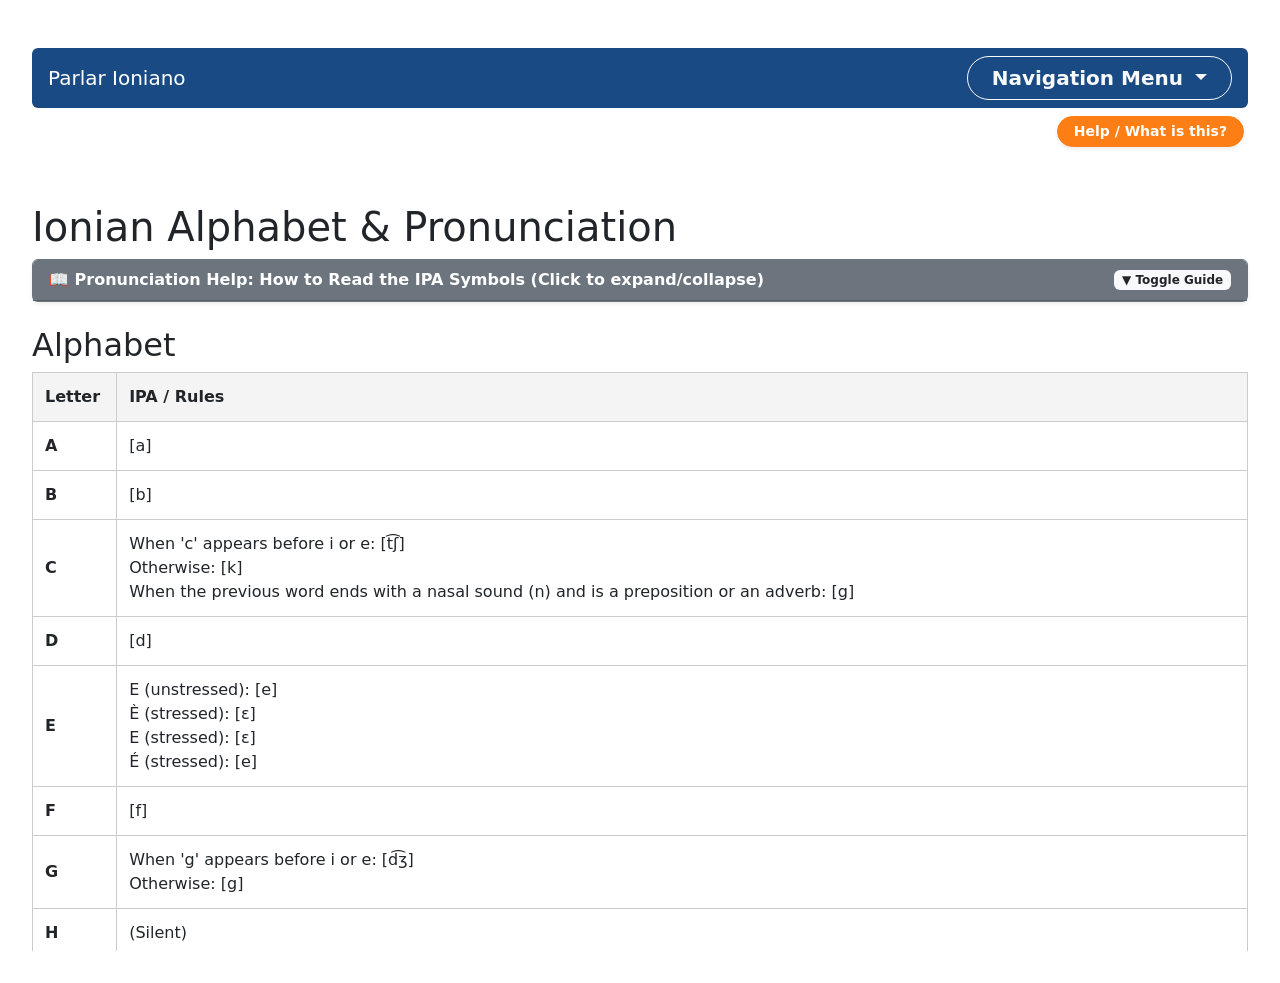
<file: index.html>
<!DOCTYPE html>
<html lang="en">
  <head>
    <meta charset="UTF-8" />
    <meta name="viewport" content="width=device-width, initial-scale=1.0" />
    <title>Parlar Ioniano</title>
    <link rel="icon" type="image/png" href="css/images/favicon.png" />
    <link
      href="https://cdn.jsdelivr.net/npm/bootstrap@5.3.3/dist/css/bootstrap.min.css"
      rel="stylesheet"
      integrity="sha384-QWTKZyjpPEjISv5WaRU9OFeRpok6YctnYmDr5pNlyT2bRjXh0JMhjY6hW+ALEwIH"
      crossorigin="anonymous"
    />
    <link rel="stylesheet" href="css/style.css" />
    <style>
      body {
        margin: 0;
        padding: 0;
        font-family: system-ui, -apple-system, "Segoe UI", Roboto, Helvetica,
          Arial, sans-serif;
        overflow-y: auto !important;
      }
      .iframe-container {
        height: calc(100vh - 120px);
        min-height: 600px;
      }
      iframe {
        width: 100%;
        height: 100%;
        border: none;
      }
      .help-btn-orange {
        background-color: #fd7e14;
        border-color: #fd7e14;
        transition: background-color 0.2s ease, transform 0.2s ease,
          box-shadow 0.3s ease;
      }
      .help-btn-orange:hover {
        background-color: #e56b0b !important;
        border-color: #e56b0b !important;
        transform: translateY(-1px);
        box-shadow: 0 0 15px rgba(253, 126, 20, 0.8) !important;
      }
    </style>
  </head>
  <body>
    <header class="mb-4 pt-3 px-3" id="page-header">
      <nav
        class="navbar navbar-expand-lg navbar-dark rounded px-3"
        style="background-color: #1a4a84 !important"
      >
        <a class="navbar-brand" href="index.html">Parlar Ioniano</a>

        <div class="dropdown ms-auto">
          <button
            class="btn btn-outline-light dropdown-toggle fw-bold fs-5 px-4 py-1.5 rounded-pill"
            type="button"
            id="ionianoNavDropdown"
            data-bs-toggle="dropdown"
            aria-expanded="false"
          >
            Navigation Menu
          </button>
          <ul
            class="dropdown-menu dropdown-menu-end shadow-sm"
            aria-labelledby="ionianoNavDropdown"
          >
            <li>
              <a
                class="dropdown-item"
                href="alphabet.html"
                target="content-frame"
                >Alphabet & Pronunciation</a
              >
            </li>
            <li>
              <a
                class="dropdown-item"
                href="grammar.html"
                target="content-frame"
                >Pronouns & Grammar</a
              >
            </li>
            <li>
              <a
                class="dropdown-item"
                href="numbers.html"
                target="content-frame"
                >Numbers Converter</a
              >
            </li>
            <li>
              <a class="dropdown-item" href="vocab.html" target="content-frame"
                >Basic vocabulary &amp; Dialogues (Chapter 1 - Café)</a
              >
            </li>
          </ul>
        </div>
      </nav>

      <div class="d-flex justify-content-end mt-2 px-1">
        <button
          type="button"
          class="btn help-btn-orange text-white fw-bold btn-sm px-3 rounded-pill shadow-sm"
          data-bs-toggle="modal"
          data-bs-target="#ionianoHelpModal"
        >
          Help / What is this?
        </button>
      </div>
    </header>

    <div class="iframe-container">
      <iframe
        src="alphabet.html"
        name="content-frame"
        title="Parlar Ioniano Content"
      ></iframe>
    </div>

    <div
      class="modal fade text-dark"
      id="ionianoHelpModal"
      tabindex="-1"
      aria-hidden="true"
    >
      <div class="modal-dialog modal-dialog-centered">
        <div class="modal-content">
          <div
            class="modal-header"
            style="background-color: #1a4a84; color: white"
          >
            <h5 class="modal-title">What is Parlar Ioniano?</h5>
            <button
              type="button"
              class="btn-close btn-close-white"
              data-bs-dismiss="modal"
              aria-label="Close"
            ></button>
          </div>
          <div class="modal-body p-4">
            <p>
              <strong>Parlar Ioniano - To speak Ionian</strong> is the native
              documentation portal for <strong>Ionian (Lingua ioniana)</strong>,
              a detailed constructed romance language featuring three
              grammatical genders (Masculine, Feminine, Neuter) and
              comprehensive phonetic and grammatical paradigms. <br /><br />
              Lingua ioniana is a constructed language that has been developed
              independently from Latin, but since it is a romance language, it
              has many similarities to Latin and other romance languages.
              <br /><br />
              It is a language that has been developed for the purpose of
              communication and expression, and it has its own unique grammar,
              vocabulary, and pronunciation rules.
            </p>
            <p class="mb-0 text-muted small">
              Use the top navigation menu to explore alphabet rules,
              pronunciation guides, pronouns, and structural grammar matrices.
            </p>
          </div>
          <div class="modal-footer">
            <button
              type="button"
              class="btn btn-secondary btn-sm"
              data-bs-dismiss="modal"
            >
              Close
            </button>
          </div>
        </div>
      </div>
    </div>

    <script src="https://cdn.jsdelivr.net/npm/bootstrap@5.3.3/dist/js/bootstrap.bundle.min.js"></script>
  </body>
</html>
</file>
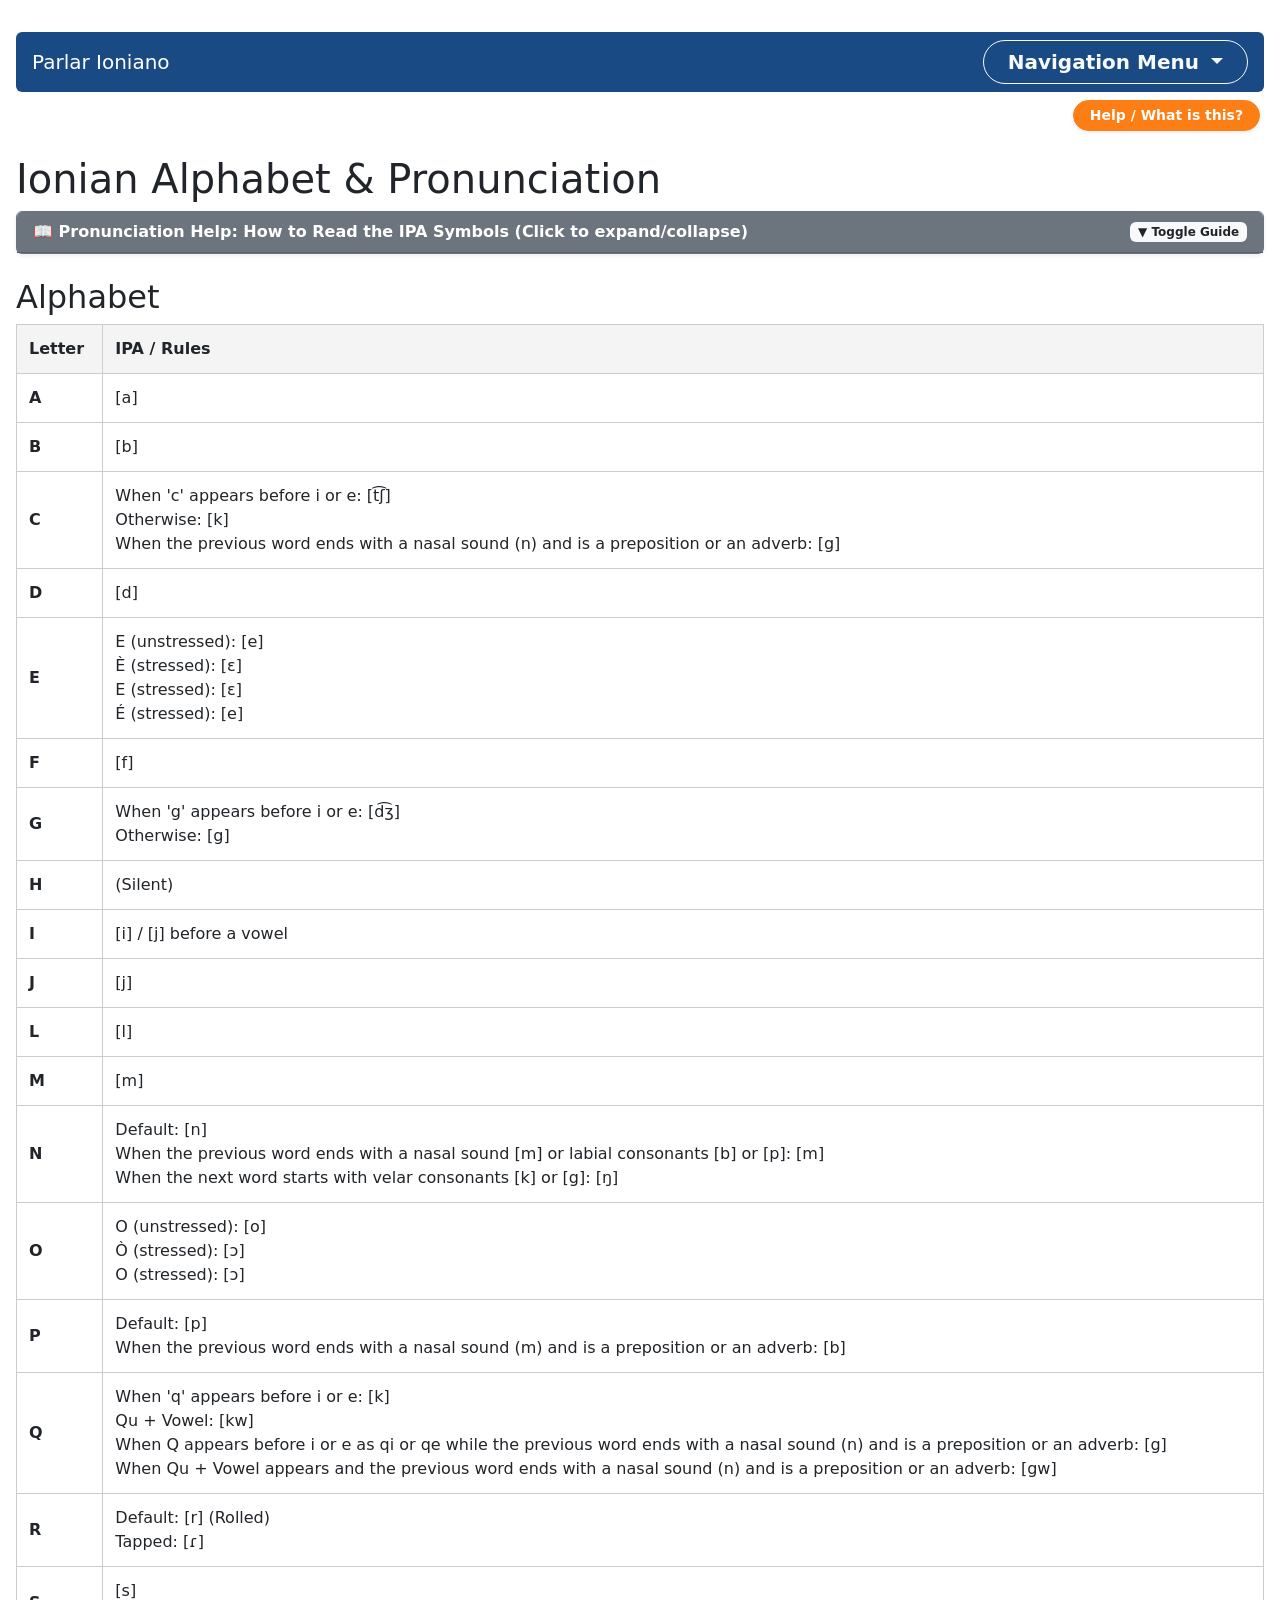
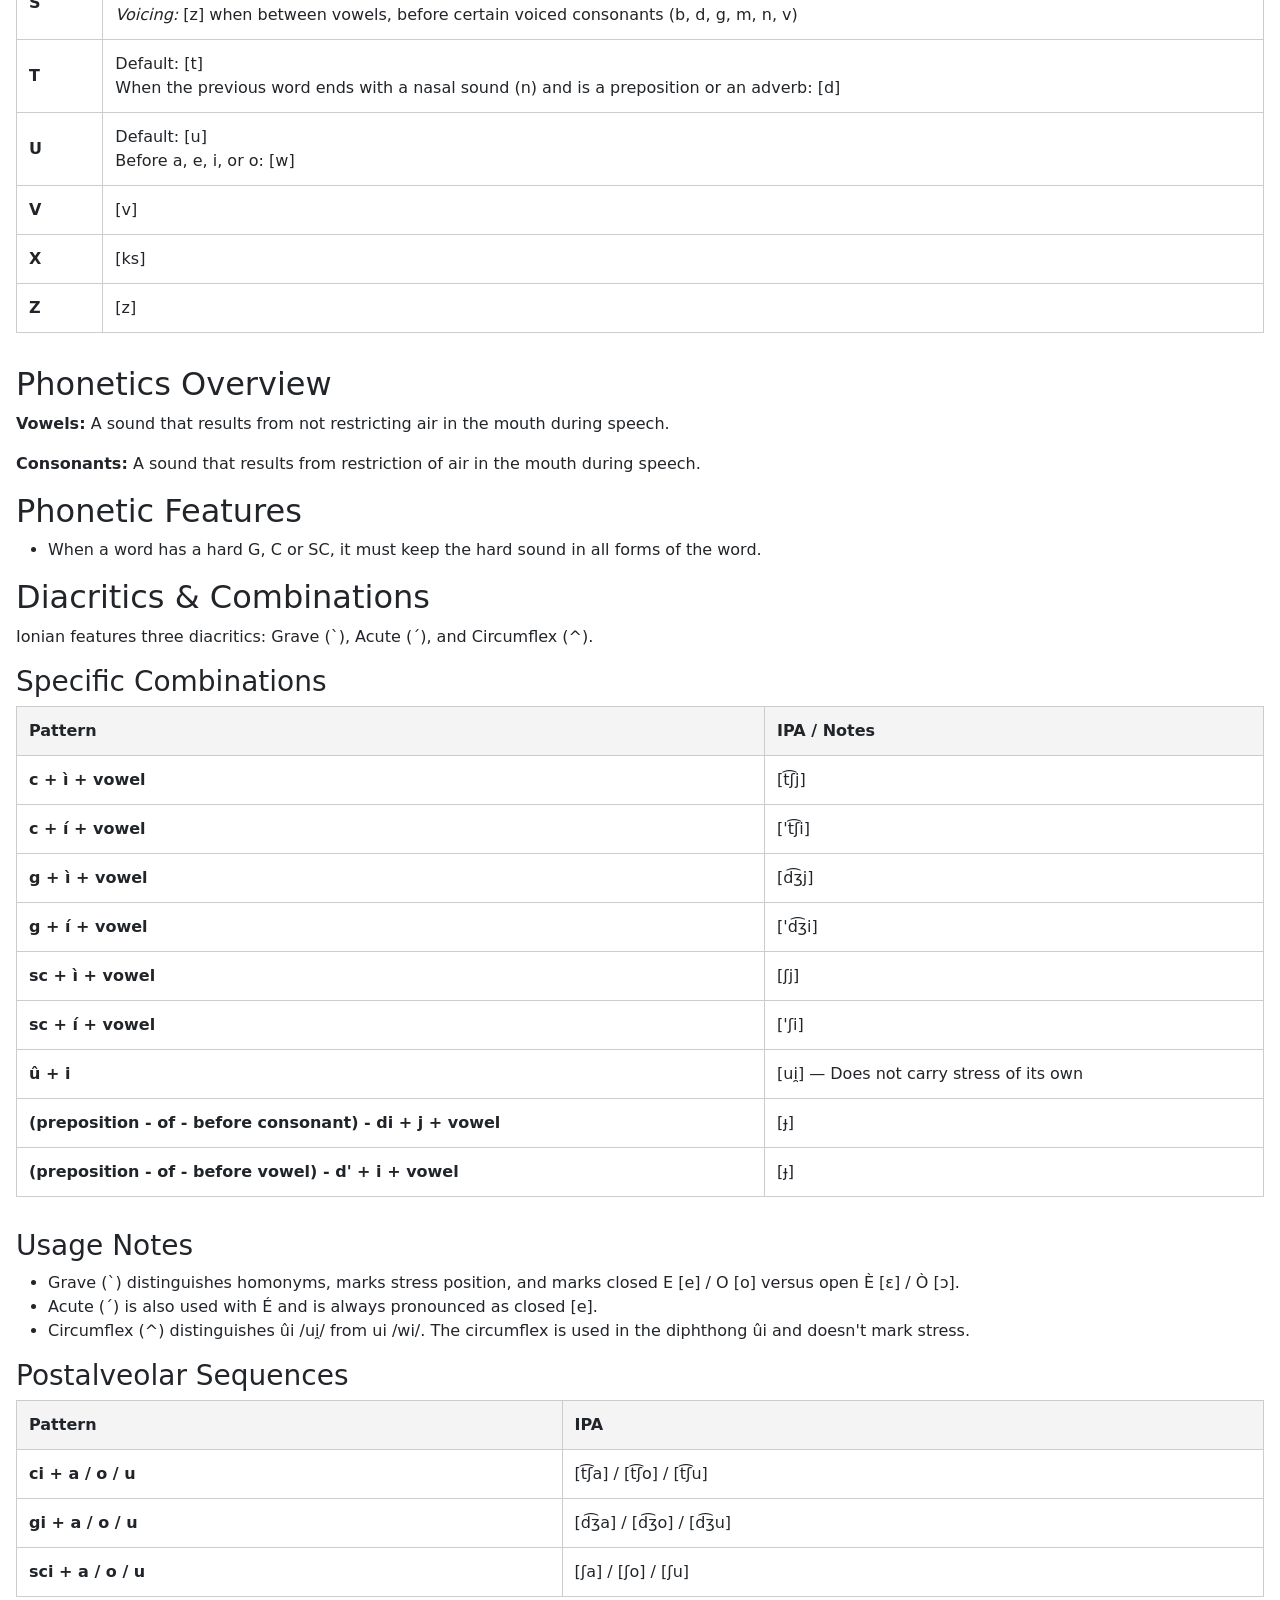
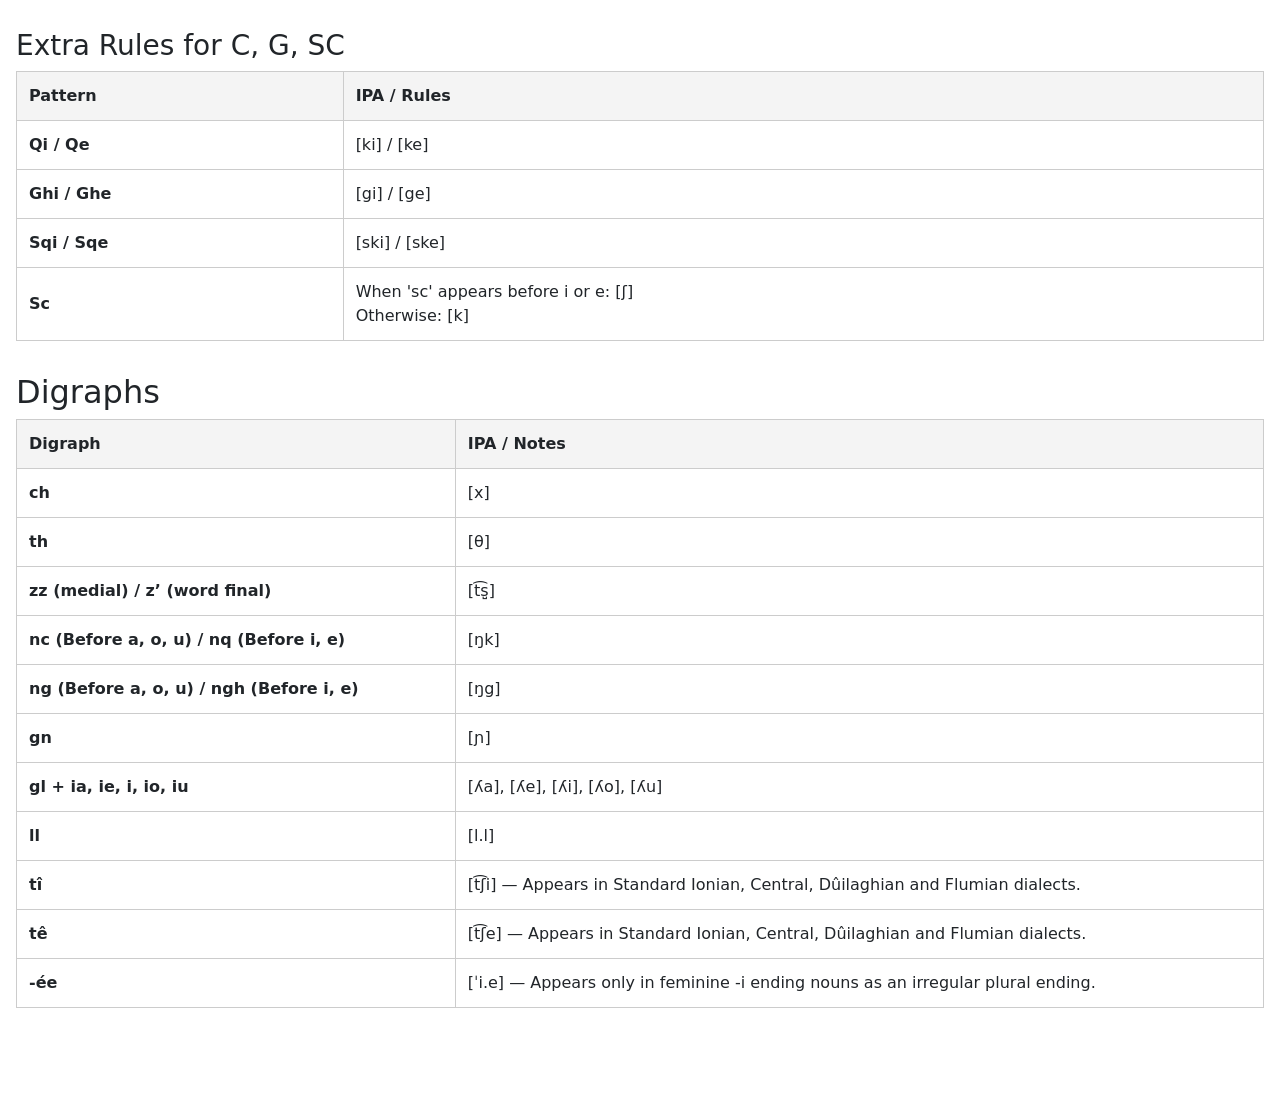
<file: alphabet.html>
<!DOCTYPE html>
<html lang="en">
  <head>
    <meta charset="UTF-8" />
    <meta name="viewport" content="width=device-width, initial-scale=1.0" />
    <title>Alphabet & Pronunciation – Parlar Ioniano</title>
    <!-- Pinned Bootstrap CSS CDN with Integrity Hash -->
    <link
      href="https://cdn.jsdelivr.net/npm/bootstrap@5.3.3/dist/css/bootstrap.min.css"
      rel="stylesheet"
      integrity="sha384-QWTKZyjpPEjISv5WaRU9OFeRpok6YctnYmDr5pNlyT2bRjXh0JMhjY6hW+ALEwIH"
      crossorigin="anonymous"
    />
    <link rel="stylesheet" href="css/style.css" />
    <style>
      body {
        font-family: system-ui, -apple-system, "Segoe UI", Roboto, Helvetica,
          Arial, sans-serif;
        line-height: 1.5;
        max-width: 900px;
        margin: 2rem auto;
        padding: 0 1rem 4rem 1rem;
      }
      table {
        width: 100%;
        border-collapse: collapse;
        margin-bottom: 2rem;
      }
      th,
      td {
        border: 1px solid #ccc;
        padding: 0.75rem;
        text-align: left;
      }
      th {
        background-color: #f4f4f4;
      }
      td {
        font-family: "Lucida Sans Unicode", "DejaVu Sans", Arial, sans-serif;
      }
      .help-btn-orange {
        background-color: #fd7e14;
        border-color: #fd7e14;
        transition: background-color 0.2s ease, transform 0.2s ease,
          box-shadow 0.3s ease;
      }
      .help-btn-orange:hover {
        background-color: #e56b0b !important;
        border-color: #e56b0b !important;
        transform: translateY(-1px);
        box-shadow: 0 0 15px rgba(253, 126, 20, 0.8) !important;
      }
    </style>
  </head>
  <body>
    <!-- Navigation header with Dropdown Menu -->
    <header class="mb-4" id="page-header">
      <nav
        class="navbar navbar-expand-lg navbar-dark rounded px-3"
        style="background-color: #1a4a84 !important"
      >
        <a class="navbar-brand" href="index.html" target="_top"
          >Parlar Ioniano</a
        >

        <!-- Dropdown Menu -->
        <div class="dropdown ms-auto">
          <button
            class="btn btn-outline-light dropdown-toggle fw-bold fs-5 px-4 py-1.5 rounded-pill"
            type="button"
            id="ionianoNavDropdown"
            data-bs-toggle="dropdown"
            aria-expanded="false"
          >
            Navigation Menu
          </button>
          <ul
            class="dropdown-menu dropdown-menu-end shadow-sm"
            aria-labelledby="ionianoNavDropdown"
          >
            <li>
              <a class="dropdown-item" href="alphabet.html"
                >Alphabet & Pronunciation</a
              >
            </li>
            <li>
              <a class="dropdown-item" href="grammar.html"
                >Pronouns & Grammar</a
              >
            </li>
            <li>
              <a class="dropdown-item" href="numbers.html">Numbers Converter</a>
            </li>
            <li>
              <a class="dropdown-item" href="tests/tests.html">Test Suite</a>
            </li>
          </ul>
        </div>
      </nav>

      <!-- Help / What is this? Button Positioned Directly Below the Blue Bar -->
      <div class="d-flex justify-content-end mt-2 px-1">
        <button
          type="button"
          class="btn help-btn-orange text-white fw-bold btn-sm px-3 rounded-pill shadow-sm"
          data-bs-toggle="modal"
          data-bs-target="#ionianoHelpModal"
        >
          Help / What is this?
        </button>
      </div>
    </header>

    <main class="mb-5 pb-4">
      <div id="alphabet-container"></div>
    </main>

    <!-- What is Parlar Ioniano? Modal -->
    <div
      class="modal fade text-dark"
      id="ionianoHelpModal"
      tabindex="-1"
      aria-labelledby="ionianoHelpModalLabel"
      aria-hidden="true"
    >
      <div class="modal-dialog modal-dialog-centered">
        <div class="modal-content">
          <div
            class="modal-header"
            style="background-color: #1a4a84; color: white"
          >
            <h5 class="modal-title" id="ionianoHelpModalLabel">
              What is Parlar Ioniano?
            </h5>
            <button
              type="button"
              class="btn-close btn-close-white"
              data-bs-dismiss="modal"
              aria-label="Close"
            ></button>
          </div>
          <div class="modal-body p-4">
            <p>
              <strong>Parlar Ioniano - To speak Ionian</strong> is the native
              documentation portal for <strong>Ionian (Lingua ioniana)</strong>,
              a detailed constructed romance language featuring three
              grammatical genders (Masculine, Feminine, Neuter) and
              comprehensive phonetic and grammatical paradigms. <br /><br />
              Lingua ioniana is a constructed language that has been developed
              independently from Latin, but since it is a romance language, it
              has many similarities to Latin and other romance languages.
              <br /><br />
              It is a language that has been developed for the purpose of
              communication and expression, and it has its own unique grammar,
              vocabulary, and pronunciation rules.
            </p>
            <p class="mb-0 text-muted small">
              Use the top navigation menu to explore alphabet rules,
              pronunciation guides, pronouns, and structural grammar matrices.
            </p>
          </div>
          <div class="modal-footer">
            <button
              type="button"
              class="btn btn-secondary btn-sm"
              data-bs-dismiss="modal"
            >
              Close
            </button>
          </div>
        </div>
      </div>
    </div>

    <script>
      if (window.self !== window.top) {
        const header = document.getElementById("page-header");
        if (header) {
          header.style.display = "none";
        }
      }
    </script>

    <script type="module">
      import { renderAlphabetPage } from "./js/data.js";
      renderAlphabetPage("alphabet-container", "data-json/data/letters.json");
    </script>
    <script
      src="https://cdn.jsdelivr.net/npm/bootstrap@5.3.3/dist/js/bootstrap.bundle.min.js"
      integrity="sha384-YvpcrYf0tY3lHB60NNkmXc5s9fDVZLESaAA55NDzOxhy9GkcIdslK1eN7N6jIeHz"
      crossorigin="anonymous"
    ></script>
  </body>
</html>
</file>
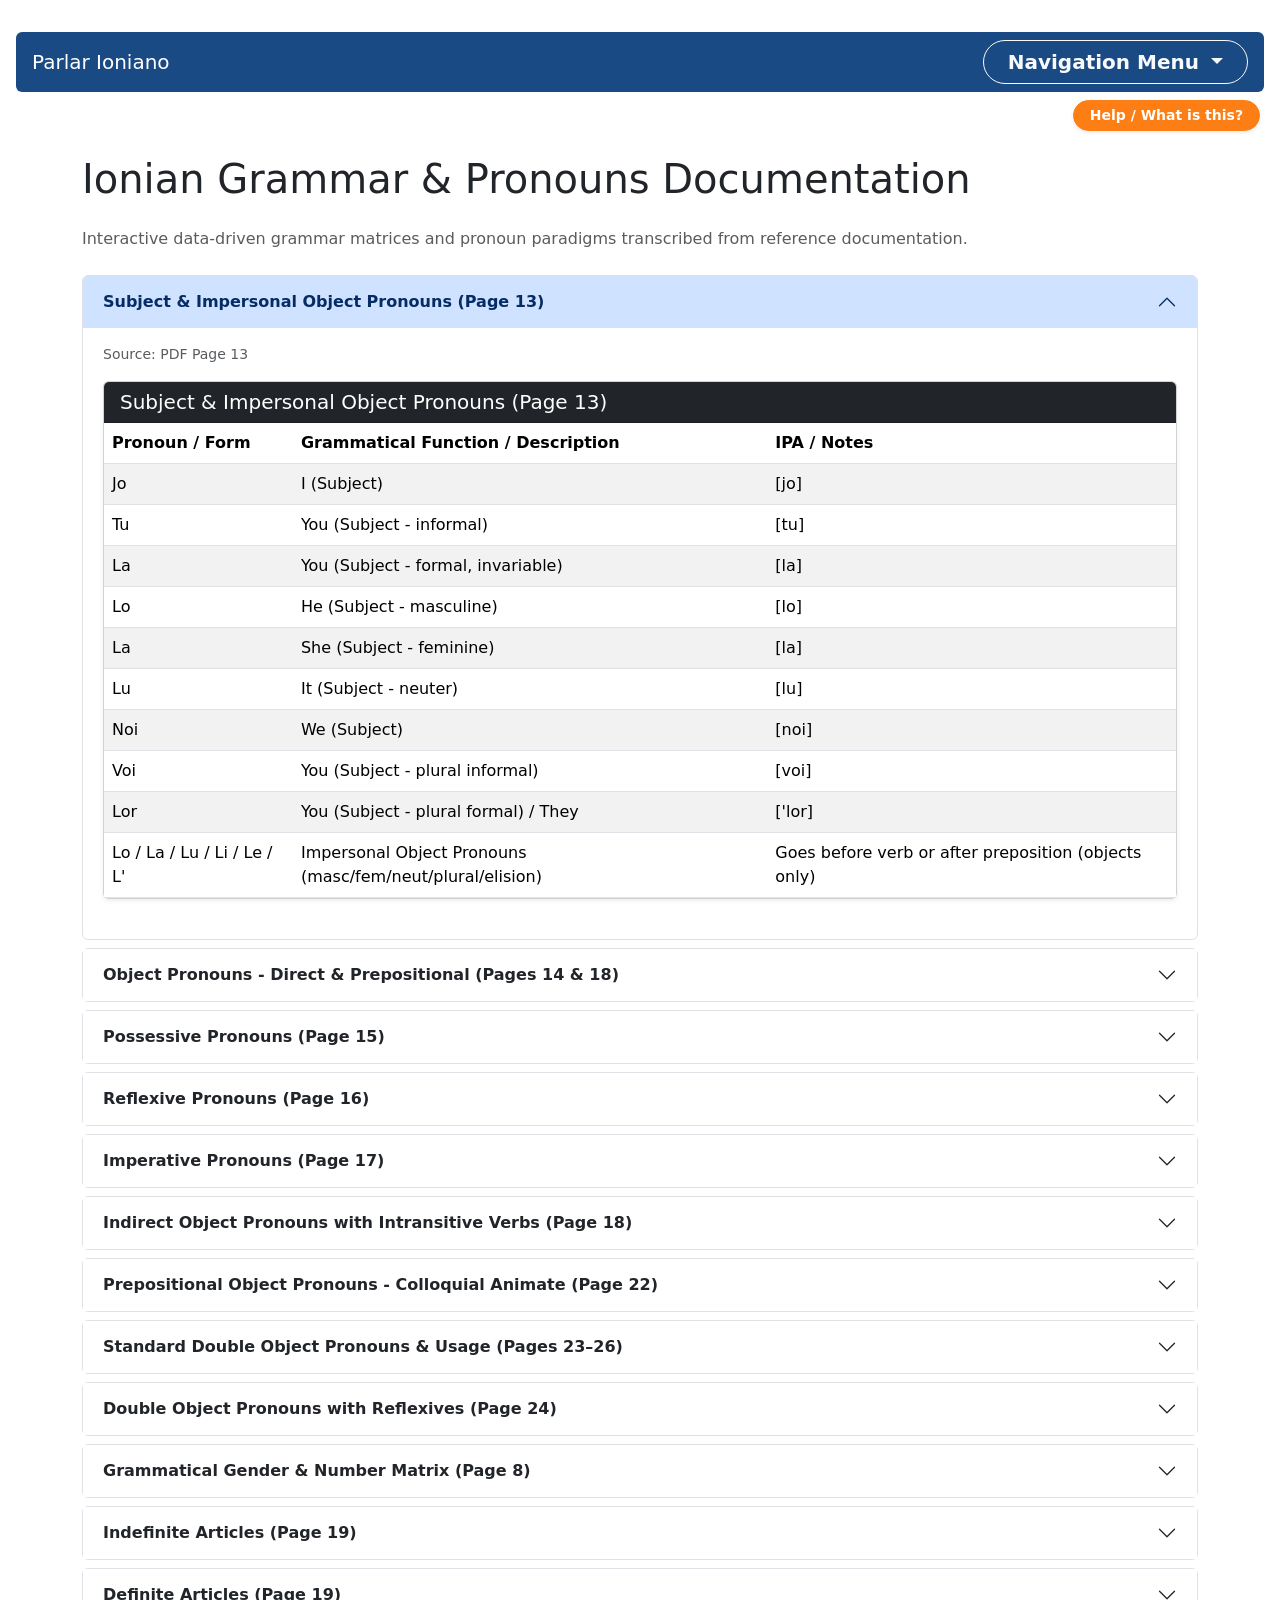
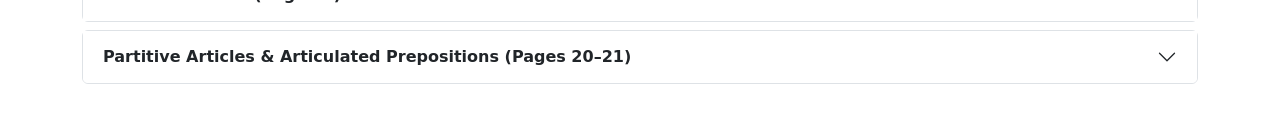
<file: grammar.html>
<!DOCTYPE html>
<html lang="en">
  <head>
    <meta charset="UTF-8" />
    <meta name="viewport" content="width=device-width, initial-scale=1.0" />
    <title>Pronouns & Grammar – Parlar Ioniano</title>
    <!-- Pinned Bootstrap CSS CDN with Integrity Hash -->
    <link
      href="https://cdn.jsdelivr.net/npm/bootstrap@5.3.3/dist/css/bootstrap.min.css"
      rel="stylesheet"
      integrity="sha384-QWTKZyjpPEjISv5WaRU9OFeRpok6YctnYmDr5pNlyT2bRjXh0JMhjY6hW+ALEwIH"
      crossorigin="anonymous"
    />
    <link rel="stylesheet" href="css/style.css" />
    <style>
      body {
        font-family: system-ui, -apple-system, "Segoe UI", Roboto, Helvetica,
          Arial, sans-serif;
        line-height: 1.5;
        max-width: 1200px;
        margin: 2rem auto;
        padding: 0 1rem;
      }
      td {
        font-family: "Lucida Sans Unicode", "DejaVu Sans", Arial, sans-serif;
      }
      .help-btn-orange {
        background-color: #fd7e14;
        border-color: #fd7e14;
        transition: background-color 0.2s ease, transform 0.2s ease,
          box-shadow 0.3s ease;
      }
      .help-btn-orange:hover {
        background-color: #e56b0b !important;
        border-color: #e56b0b !important;
        transform: translateY(-1px);
        box-shadow: 0 0 15px rgba(253, 126, 20, 0.8) !important;
      }
    </style>
  </head>
  <body>
    <!-- Consistent Shared Navigation Shell with Dropdown Menu -->
    <header class="mb-4" id="page-header">
      <nav
        class="navbar navbar-expand-lg navbar-dark rounded px-3"
        style="background-color: #1a4a84 !important"
      >
        <a class="navbar-brand" href="index.html" target="_top"
          >Parlar Ioniano</a
        >

        <!-- Dropdown Menu -->
        <div class="dropdown ms-auto">
          <button
            class="btn btn-outline-light dropdown-toggle fw-bold fs-5 px-4 py-1.5 rounded-pill"
            type="button"
            id="ionianoNavDropdown"
            data-bs-toggle="dropdown"
            aria-expanded="false"
          >
            Navigation Menu
          </button>
          <ul
            class="dropdown-menu dropdown-menu-end shadow-sm"
            aria-labelledby="ionianoNavDropdown"
          >
            <li>
              <a class="dropdown-item" href="alphabet.html"
                >Alphabet & Pronunciation</a
              >
            </li>
            <li>
              <a class="dropdown-item" href="grammar.html"
                >Pronouns & Grammar</a
              >
            </li>
            <li>
              <a class="dropdown-item" href="numbers.html">Numbers Converter</a>
            </li>
            <li>
              <a class="dropdown-item" href="tests/tests.html">Test Suite</a>
            </li>
          </ul>
        </div>
      </nav>

      <!-- Help / What is this? Button Positioned Directly Below the Blue Bar -->
      <div class="d-flex justify-content-end mt-2 px-1">
        <button
          type="button"
          class="btn help-btn-orange text-white fw-bold btn-sm px-3 rounded-pill shadow-sm"
          data-bs-toggle="modal"
          data-bs-target="#ionianoHelpModal"
        >
          Help / What is this?
        </button>
      </div>
    </header>

    <main class="container my-4 mb-5">
      <h1 class="mb-4">Ionian Grammar & Pronouns Documentation</h1>
      <p class="text-muted mb-4">
        Interactive data-driven grammar matrices and pronoun paradigms
        transcribed from reference documentation.
      </p>

      <div id="loading-state" class="text-center py-5">
        <div class="spinner-border text-primary" role="status">
          <span class="visually-hidden">Loading grammar data...</span>
        </div>
      </div>

      <div id="error-state" class="alert alert-danger d-none" role="alert">
        <h4 class="alert-heading">Failed to load grammar data</h4>
        <p id="error-message"></p>
      </div>

      <div id="grammar-content" class="d-none">
        <div class="accordion" id="grammarAccordion"></div>
      </div>
    </main>

    <!-- What is Parlar Ioniano? Modal -->
    <div
      class="modal fade text-dark"
      id="ionianoHelpModal"
      tabindex="-1"
      aria-labelledby="ionianoHelpModalLabel"
      aria-hidden="true"
    >
      <div class="modal-dialog modal-dialog-centered">
        <div class="modal-content">
          <div
            class="modal-header"
            style="background-color: #1a4a84; color: white"
          >
            <h5 class="modal-title" id="ionianoHelpModalLabel">
              What is Parlar Ioniano?
            </h5>
            <button
              type="button"
              class="btn-close btn-close-white"
              data-bs-dismiss="modal"
              aria-label="Close"
            ></button>
          </div>
          <div class="modal-body p-4">
            <p>
              <strong>Parlar Ioniano - To speak Ionian</strong> is the native
              documentation portal for <strong>Ionian (Lingua ioniana)</strong>,
              a detailed constructed romance language featuring three
              grammatical genders (Masculine, Feminine, Neuter) and
              comprehensive phonetic and grammatical paradigms. <br /><br />
              Lingua ioniana is a constructed language that has been developed
              independently from Latin, but since it is a romance language, it
              has many similarities to Latin and other romance languages.
              <br /><br />
              It is a language that has been developed for the purpose of
              communication and expression, and it has its own unique grammar,
              vocabulary, and pronunciation rules.
            </p>
            <p class="mb-0 text-muted small">
              Use the top navigation menu to explore alphabet rules,
              pronunciation guides, pronouns, and structural grammar matrices.
            </p>
          </div>
          <div class="modal-footer">
            <button
              type="button"
              class="btn btn-secondary btn-sm"
              data-bs-dismiss="modal"
            >
              Close
            </button>
          </div>
        </div>
      </div>
    </div>

    <script>
      if (window.self !== window.top) {
        const header = document.getElementById("page-header");
        if (header) {
          header.style.display = "none";
        }
      }
    </script>

    <script
      src="https://cdn.jsdelivr.net/npm/bootstrap@5.3.3/dist/js/bootstrap.bundle.min.js"
      integrity="sha384-YvpcrYf0tY3lHB60NNkmXc5s9fDVZLESaAA55NDzOxhy9GkcIdslK1eN7N6jIeHz"
      crossorigin="anonymous"
    ></script>

    <script type="module">
      import { renderTable } from "./js/render.js";

      async function loadGrammar() {
        const loadingEl = document.getElementById("loading-state");
        const errorEl = document.getElementById("error-state");
        const contentEl = document.getElementById("grammar-content");
        const accordionContainer = document.getElementById("grammarAccordion");

        try {
          const response = await fetch("data-json/data/grammar.json");
          if (!response.ok)
            throw new Error(`HTTP error! status: ${response.status}`);
          const data = await response.json();
          const grammarSets = data.pronouns;

          accordionContainer.innerHTML = "";
          grammarSets.forEach((set, index) => {
            const isFirst = index === 0;
            const itemId = `collapse-${set.id}`;
            const headerId = `heading-${set.id}`;

            const accordionItem = document.createElement("div");
            accordionItem.className = "accordion-item mb-2 border rounded";

            accordionItem.innerHTML = `
              <h2 class="accordion-header" id="${headerId}">
                <button class="accordion-button ${
                  isFirst ? "" : "collapsed"
                }" type="button" data-bs-toggle="collapse" data-bs-target="#${itemId}" aria-expanded="${
              isFirst ? "true" : "false"
            }" aria-controls="${itemId}">
                  <strong>${set.title}</strong>
                </button>
              </h2>
            `;

            const bodyDiv = document.createElement("div");
            bodyDiv.id = itemId;
            bodyDiv.className = `accordion-collapse collapse ${
              isFirst ? "show" : ""
            }`;
            bodyDiv.dataset.bsParent = "#grammarAccordion";

            const bodyContent = document.createElement("div");
            bodyContent.className = "accordion-body";

            if (set.note) {
              const pIntro = document.createElement("p");
              pIntro.className = "text-muted small mb-3";
              pIntro.innerHTML = set.note;
              bodyContent.appendChild(pIntro);
            }

            const tableElement = renderTable({
              title: set.title,
              columns: set.columns,
              rows: set.rows,
              note: "",
            });

            bodyContent.appendChild(tableElement);
            bodyDiv.appendChild(bodyContent);
            accordionItem.appendChild(bodyDiv);
            accordionContainer.appendChild(accordionItem);
          });

          loadingEl.classList.add("d-none");
          contentEl.classList.remove("d-none");
        } catch (err) {
          loadingEl.classList.add("d-none");
          document.getElementById(
            "error-message"
          ).textContent = `Error details: ${err.message}.`;
          errorEl.classList.remove("d-none");
        }
      }

      loadGrammar();
    </script>
  </body>
</html>
</file>
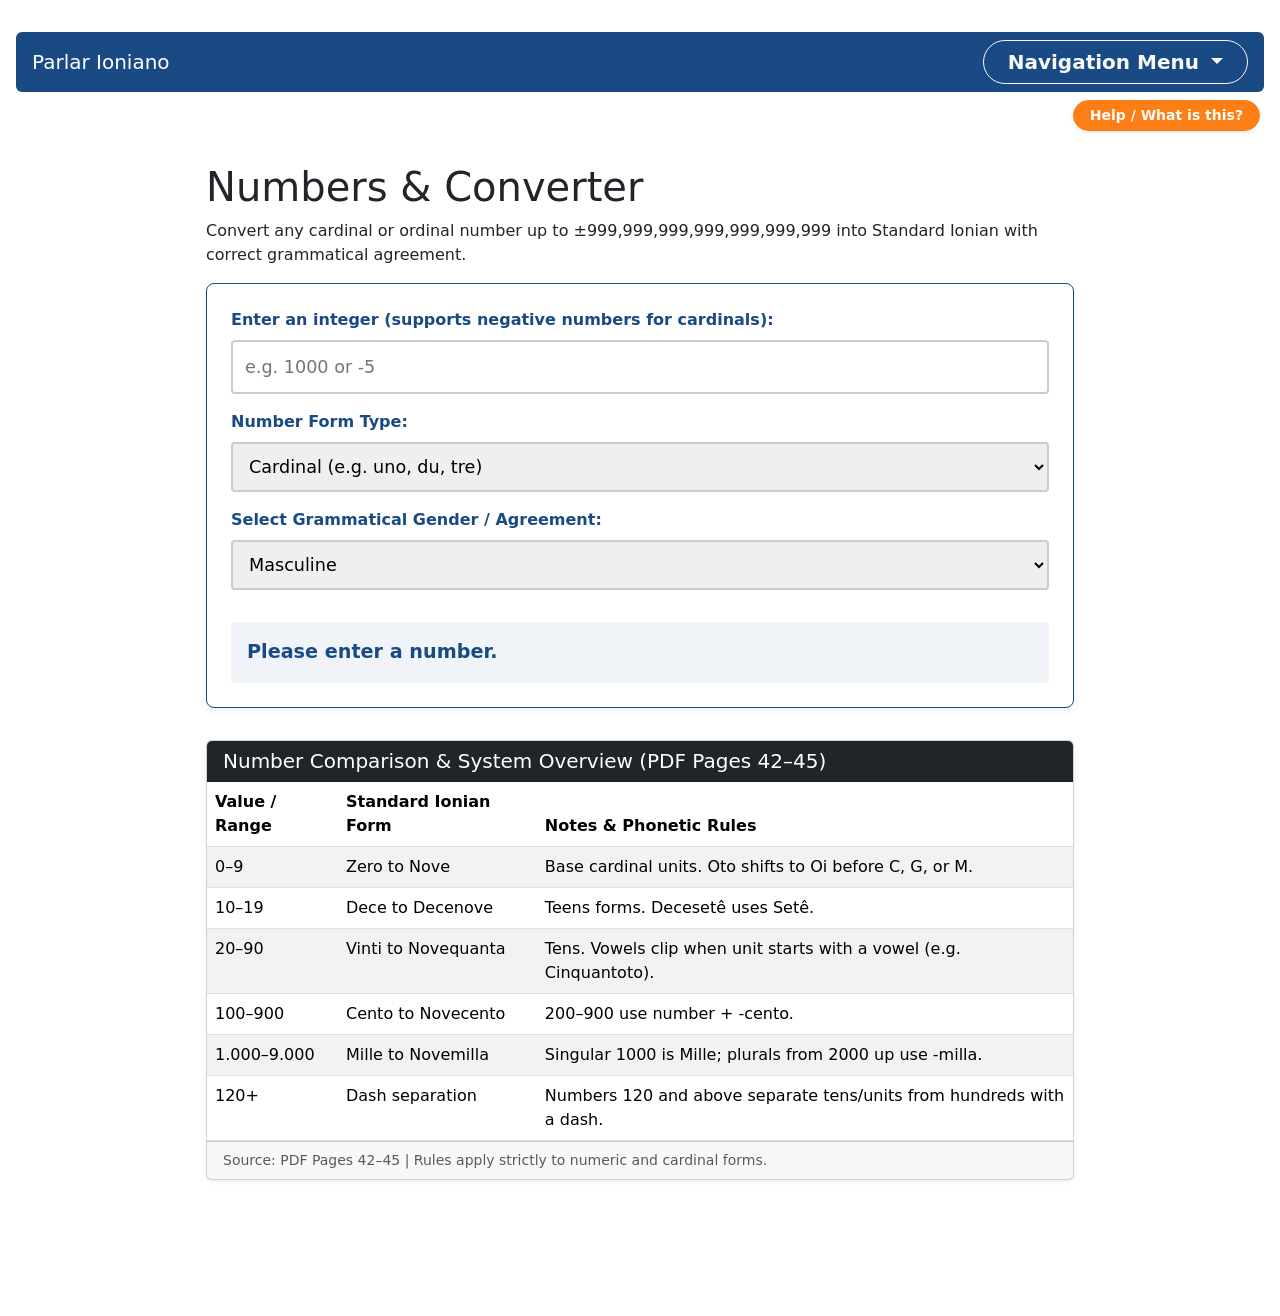
<file: numbers.html>
<!DOCTYPE html>
<html lang="en">
  <head>
    <meta charset="UTF-8" />
    <meta name="viewport" content="width=device-width, initial-scale=1.0" />
    <title>Numbers & Comparison – Parlar Ioniano</title>
    <!-- Pinned Bootstrap CSS CDN with Integrity Hash -->
    <link
      href="https://cdn.jsdelivr.net/npm/bootstrap@5.3.3/dist/css/bootstrap.min.css"
      rel="stylesheet"
      integrity="sha384-QWTKZyjpPEjISv5WaRU9OFeRpok6YctnYmDr5pNlyT2bRjXh0JMhjY6hW+ALEwIH"
      crossorigin="anonymous"
    />
    <link rel="stylesheet" href="css/style.css" />
    <style>
      .numbers-wrapper {
        max-width: 900px;
        margin: 2rem auto;
        padding: 0 1rem 5rem 1rem;
      }
      .custom-card {
        background: #ffffff;
        border: 1px solid #1a4a84;
        border-radius: 8px;
        padding: 1.5rem;
        margin-bottom: 2rem;
        box-shadow: 0 4px 6px rgba(0, 0, 0, 0.05);
      }
      .custom-label {
        display: block;
        font-weight: bold;
        color: #1a4a84;
        margin-bottom: 0.5rem;
      }
      .custom-input,
      .custom-select {
        width: 100%;
        padding: 0.75rem;
        font-size: 1.1rem;
        border: 2px solid #ccc;
        border-radius: 4px;
        box-sizing: border-box;
        margin-bottom: 1rem;
      }
      .custom-input:focus,
      .custom-select:focus {
        border-color: #1a4a84;
        outline: none;
      }
      .custom-result {
        margin-top: 1rem;
        padding: 1rem;
        border-radius: 4px;
        background-color: #f0f4f8;
        font-size: 1.2rem;
        font-weight: bold;
        color: #1a4a84;
        min-height: 1.5rem;
      }
      .custom-result.error {
        background-color: #f8d7da;
        color: #721c24;
        border: 1px solid #f5c6cb;
      }
      .help-btn-orange {
        background-color: #fd7e14;
        border-color: #fd7e14;
        transition: background-color 0.2s ease, transform 0.2s ease,
          box-shadow 0.3s ease;
      }
      .help-btn-orange:hover {
        background-color: #e56b0b !important;
        border-color: #e56b0b !important;
        transform: translateY(-1px);
        box-shadow: 0 0 15px rgba(253, 126, 20, 0.8) !important;
      }
    </style>
  </head>
  <body>
    <!-- Consistent Shared Navigation Shell with Dropdown Menu -->
    <header class="mb-4" id="page-header">
      <nav
        class="navbar navbar-expand-lg navbar-dark rounded px-3"
        style="background-color: #1a4a84 !important"
      >
        <a class="navbar-brand" href="index.html" target="_top"
          >Parlar Ioniano</a
        >

        <!-- Dropdown Menu -->
        <div class="dropdown ms-auto">
          <button
            class="btn btn-outline-light dropdown-toggle fw-bold fs-5 px-4 py-1.5 rounded-pill"
            type="button"
            id="ionianoNavDropdown"
            data-bs-toggle="dropdown"
            aria-expanded="false"
          >
            Navigation Menu
          </button>
          <ul
            class="dropdown-menu dropdown-menu-end shadow-sm"
            aria-labelledby="ionianoNavDropdown"
          >
            <li>
              <a class="dropdown-item" href="alphabet.html"
                >Alphabet & Pronunciation</a
              >
            </li>
            <li>
              <a class="dropdown-item" href="grammar.html"
                >Pronouns & Grammar</a
              >
            </li>
            <li>
              <a class="dropdown-item" href="numbers.html">Numbers Converter</a>
            </li>
            <li>
              <a class="dropdown-item" href="tests/tests.html">Test Suite</a>
            </li>
          </ul>
        </div>
      </nav>

      <!-- Help / What is this? Button Positioned Directly Below the Blue Bar -->
      <div class="d-flex justify-content-end mt-2 px-1">
        <button
          type="button"
          class="btn help-btn-orange text-white fw-bold btn-sm px-3 rounded-pill shadow-sm"
          data-bs-toggle="modal"
          data-bs-target="#ionianoHelpModal"
        >
          Help / What is this?
        </button>
      </div>
    </header>

    <main class="numbers-wrapper">
      <h1>Numbers & Converter</h1>
      <p>
        Convert any cardinal or ordinal number up to
        ±999,999,999,999,999,999,999 into Standard Ionian with correct
        grammatical agreement.
      </p>

      <div class="custom-card">
        <label for="numberInput" class="custom-label"
          >Enter an integer (supports negative numbers for cardinals):</label
        >
        <input
          type="text"
          id="numberInput"
          class="custom-input"
          placeholder="e.g. 1000 or -5"
        />

        <label for="typeSelect" class="custom-label">Number Form Type:</label>
        <select id="typeSelect" class="custom-select">
          <option value="cardinal">Cardinal (e.g. uno, du, tre)</option>
          <option value="ordinal">Ordinal (e.g. primo, secondo, terzzo)</option>
        </select>

        <label for="genderSelect" class="custom-label"
          >Select Grammatical Gender / Agreement:</label
        >
        <select id="genderSelect" class="custom-select">
          <option value="masc">Masculine</option>
          <option value="fem">Feminine</option>
          <option value="neut">Neuter (Inanimate only)</option>
        </select>

        <div
          id="converterResult"
          class="custom-result"
          aria-live="polite"
        ></div>
      </div>

      <section id="comparison-section"></section>
    </main>

    <!-- What is Parlar Ioniano? Modal -->
    <div
      class="modal fade text-dark"
      id="ionianoHelpModal"
      tabindex="-1"
      aria-labelledby="ionianoHelpModalLabel"
      aria-hidden="true"
    >
      <div class="modal-dialog modal-dialog-centered">
        <div class="modal-content">
          <div
            class="modal-header"
            style="background-color: #1a4a84; color: white"
          >
            <h5 class="modal-title" id="ionianoHelpModalLabel">
              What is Parlar Ioniano?
            </h5>
            <button
              type="button"
              class="btn-close btn-close-white"
              data-bs-dismiss="modal"
              aria-label="Close"
            ></button>
          </div>
          <div class="modal-body p-4">
            <p>
              <strong>Parlar Ioniano - To speak Ionian</strong> is the native
              documentation portal for <strong>Ionian (Lingua ioniana)</strong>,
              a detailed constructed romance language featuring three
              grammatical genders (Masculine, Feminine, Neuter) and
              comprehensive phonetic and grammatical paradigms. <br /><br />
              Lingua ioniana is a constructed language that has been developed
              independently from Latin, but since it is a romance language, it
              has many similarities to Latin and other romance languages.
              <br /><br />
              It is a language that has been developed for the purpose of
              communication and expression, and it has its own unique grammar,
              vocabulary, and pronunciation rules.
            </p>
            <p class="mb-0 text-muted small">
              Use the top navigation menu to explore alphabet rules,
              pronunciation guides, pronouns, and structural grammar matrices.
            </p>
          </div>
          <div class="modal-footer">
            <button
              type="button"
              class="btn btn-secondary btn-sm"
              data-bs-dismiss="modal"
            >
              Close
            </button>
          </div>
        </div>
      </div>
    </div>

    <script>
      if (window.self !== window.top) {
        const header = document.getElementById("page-header");
        if (header) {
          header.style.display = "none";
        }
      }
    </script>

    <script
      src="https://cdn.jsdelivr.net/npm/bootstrap@5.3.3/dist/js/bootstrap.bundle.min.js"
      integrity="sha384-YvpcrYf0tY3lHB60NNkmXc5s9fDVZLESaAA55NDzOxhy9GkcIdslK1eN7N6jIeHz"
      crossorigin="anonymous"
    ></script>

    <script type="module">
      import { numberToIonian, getOrdinalHelper } from "./js/numbers.js";
      import { renderTable } from "./js/render.js";

      const inputEl = document.getElementById("numberInput");
      const typeEl = document.getElementById("typeSelect");
      const genderEl = document.getElementById("genderSelect");
      const resultEl = document.getElementById("converterResult");
      const comparisonContainer = document.getElementById("comparison-section");

      const MAX_LIMIT = 999999999999999999999n;
      const MIN_LIMIT = -999999999999999999999n;

      function updateConversion() {
        const val = inputEl.value.trim();
        const type = typeEl.value;
        const gender = genderEl.value;

        if (val === "") {
          resultEl.textContent = "Please enter a number.";
          resultEl.className = "custom-result";
          return;
        }

        let numBig;
        try {
          numBig = BigInt(val);
        } catch (e) {
          resultEl.textContent =
            "Invalid input: Please enter valid integer digits only.";
          resultEl.className = "custom-result error";
          return;
        }

        if (numBig < MIN_LIMIT || numBig > MAX_LIMIT) {
          resultEl.textContent =
            "Number out of range! Limits are between -999,999,999,999,999,999,999 and 999,999,999,999,999,999,999.";
          resultEl.className = "custom-result error";
          return;
        }

        try {
          let resultHTML = "";

          if (type === "ordinal") {
            const ord = getOrdinalHelper(numBig, gender);
            resultHTML = `<div><strong>Singular:</strong> ${ord.singular}</div>`;
            resultHTML += `<div class="mt-1"><strong>Plural:</strong> ${ord.plural}</div>`;

            if (ord.isNeuter) {
              resultHTML += ` <small class="text-muted d-block mt-2" style="font-size: 0.85rem; font-weight: normal;">(Note: Neuter has no plural; shifting to feminine plural agreement form "-e")</small>`;
            }
          } else {
            const ionianText = numberToIonian(numBig, gender);
            resultHTML = `${ionianText}`;

            const absNum = numBig < 0n ? -numBig : numBig;
            if (gender === "neut" && absNum >= 2n) {
              resultHTML += ` <small class="text-muted d-block mt-2" style="font-size: 0.85rem; font-weight: normal;">(Note: Neuter has no plural; using feminine agreement forms for "du/tre" and above)</small>`;
            }
          }

          resultEl.innerHTML = resultHTML;
          resultEl.className = "custom-result";
        } catch (err) {
          resultEl.textContent = err.message;
          resultEl.className = "custom-result error";
        }
      }

      inputEl.addEventListener("input", updateConversion);
      typeEl.addEventListener("change", updateConversion);
      genderEl.addEventListener("change", updateConversion);

      updateConversion();

      async function loadComparisonData() {
        try {
          const res = await fetch("data-json/data/numbers.json");
          const data = await res.json();
          if (data.comparison_table) {
            const tableEl = renderTable(data.comparison_table);
            comparisonContainer.appendChild(tableEl);
          }
        } catch (e) {
          console.error("Could not load comparison table:", e);
        }
      }

      loadComparisonData();
    </script>
  </body>
</html>
</file>
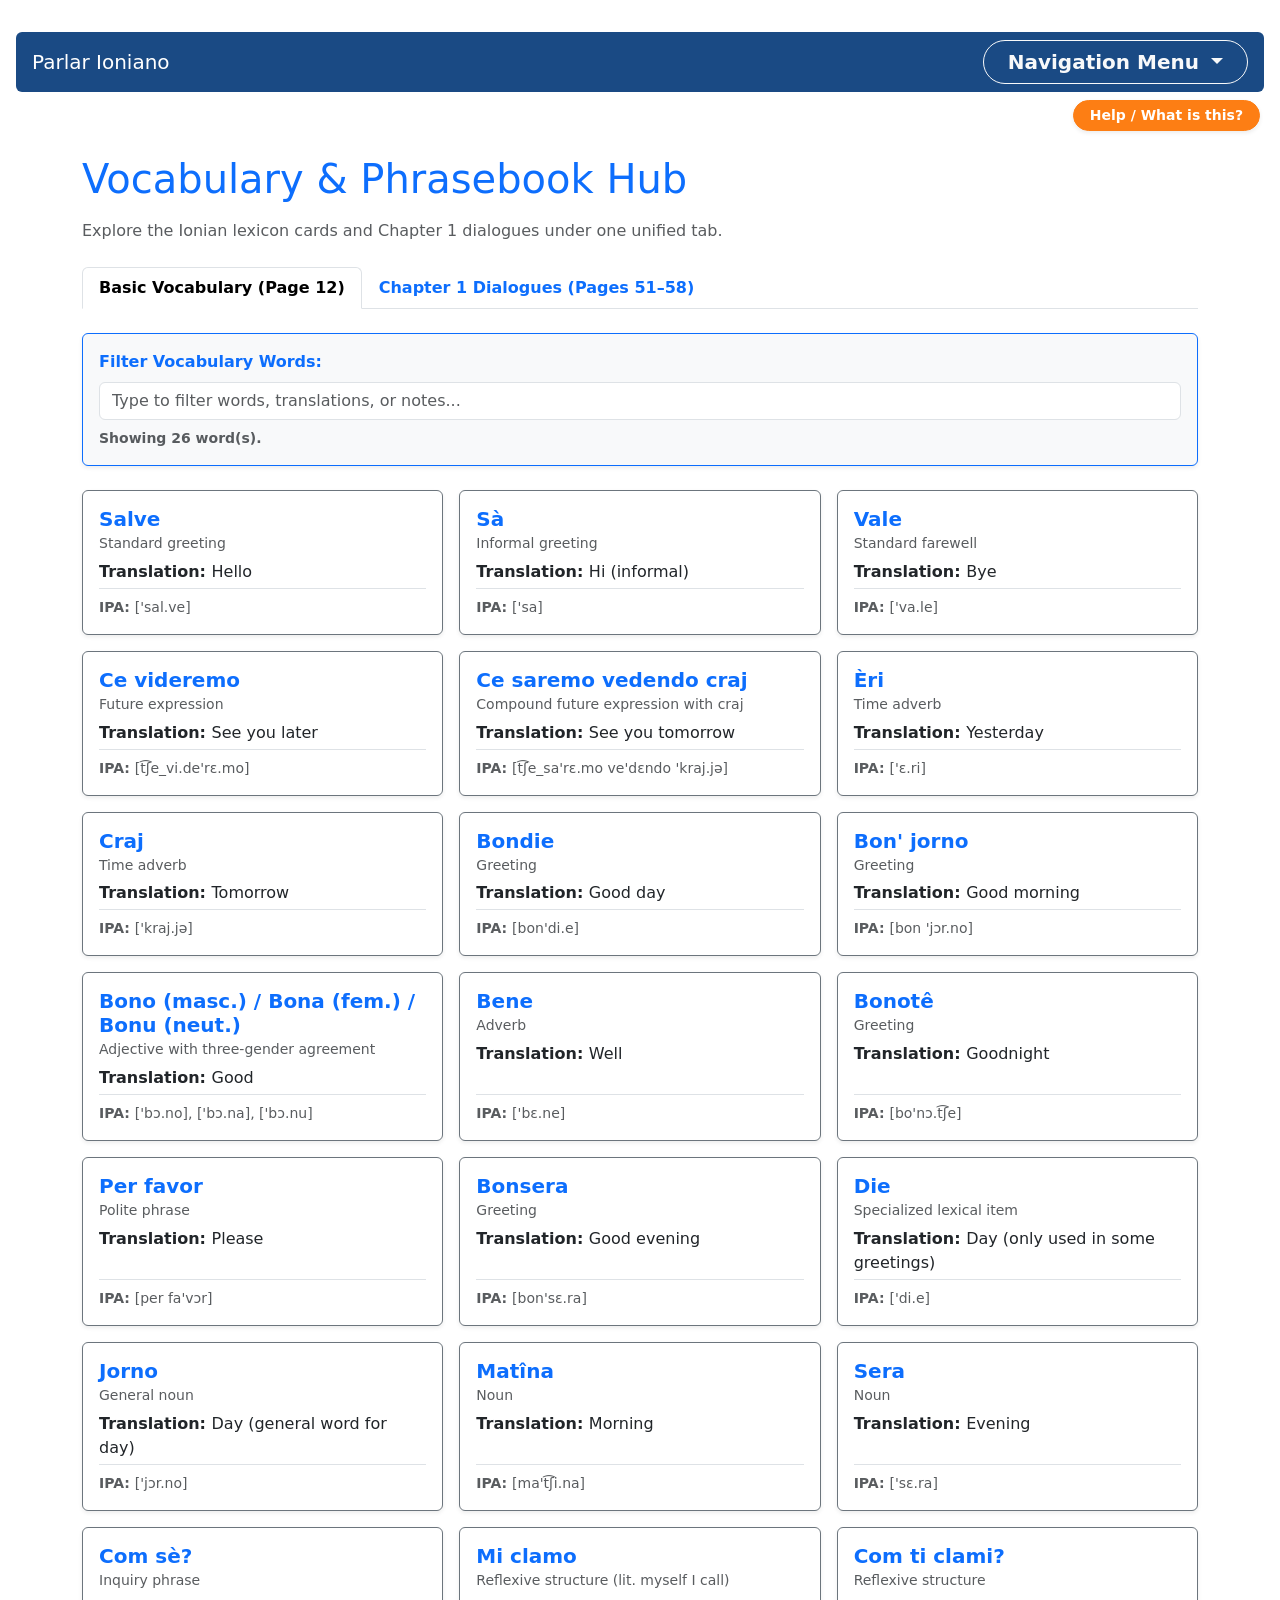
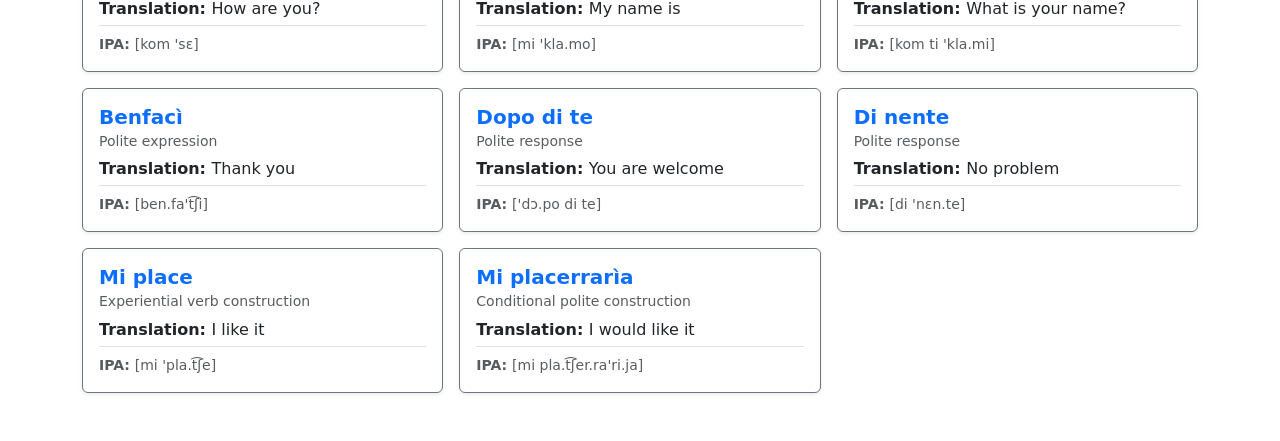
<file: vocab.html>
<!DOCTYPE html>
<html lang="en">
  <head>
    <meta charset="UTF-8" />
    <meta name="viewport" content="width=device-width, initial-scale=1.0" />
    <title>Vocabulary & Phrasebook – Parlar Ioniano</title>
    <!-- Pinned Bootstrap CSS CDN with Integrity Hash -->
    <link
      href="https://cdn.jsdelivr.net/npm/bootstrap@5.3.3/dist/css/bootstrap.min.css"
      rel="stylesheet"
      integrity="sha384-QWTKZyjpPEjISv5WaRU9OFeRpok6YctnYmDr5pNlyT2bRjXh0JMhjY6hW+ALEwIH"
      crossorigin="anonymous"
    />
    <link rel="stylesheet" href="css/style.css" />
    <style>
      body {
        font-family: system-ui, -apple-system, "Segoe UI", Roboto, Helvetica,
          Arial, sans-serif;
        line-height: 1.5;
        max-width: 1200px;
        margin: 2rem auto;
        padding: 0 1rem;
      }
      .help-btn-orange {
        background-color: #fd7e14;
        border-color: #fd7e14;
        transition: background-color 0.2s ease, transform 0.2s ease,
          box-shadow 0.3s ease;
      }
      .help-btn-orange:hover {
        background-color: #e56b0b !important;
        border-color: #e56b0b !important;
        transform: translateY(-1px);
        box-shadow: 0 0 15px rgba(253, 126, 20, 0.8) !important;
      }
    </style>
  </head>
  <body>
    <!-- Consistent Shared Navigation Shell with Dropdown Menu -->
    <header class="mb-4" id="page-header">
      <nav
        class="navbar navbar-expand-lg navbar-dark rounded px-3"
        style="background-color: #1a4a84 !important"
      >
        <a class="navbar-brand" href="index.html" target="_top"
          >Parlar Ioniano</a
        >

        <!-- Dropdown Menu -->
        <div class="dropdown ms-auto">
          <button
            class="btn btn-outline-light dropdown-toggle fw-bold fs-5 px-4 py-1.5 rounded-pill"
            type="button"
            id="ionianoNavDropdown"
            data-bs-toggle="dropdown"
            aria-expanded="false"
          >
            Navigation Menu
          </button>
          <ul
            class="dropdown-menu dropdown-menu-end shadow-sm"
            aria-labelledby="ionianoNavDropdown"
          >
            <li>
              <a class="dropdown-item" href="alphabet.html"
                >Alphabet & Pronunciation</a
              >
            </li>
            <li>
              <a class="dropdown-item" href="grammar.html"
                >Pronouns & Grammar</a
              >
            </li>
            <li>
              <a class="dropdown-item" href="numbers.html">Numbers Converter</a>
            </li>
            <li>
              <a class="dropdown-item" href="vocab.html"
                >Vocabulary & Phrasebook Hub</a
              >
            </li>
          </ul>
        </div>
      </nav>

      <!-- Help / What is this? Button Positioned Directly Below the Blue Bar -->
      <div class="d-flex justify-content-end mt-2 px-1">
        <button
          type="button"
          class="btn help-btn-orange text-white fw-bold btn-sm px-3 rounded-pill shadow-sm"
          data-bs-toggle="modal"
          data-bs-target="#ionianoHelpModal"
        >
          Help / What is this?
        </button>
      </div>
    </header>

    <main class="container my-2 mb-5">
      <h1 class="mb-3 text-primary">Vocabulary & Phrasebook Hub</h1>
      <p class="text-muted mb-4">
        Explore the Ionian lexicon cards and Chapter 1 dialogues under one
        unified tab.
      </p>

      <!-- Bootstrap Navigation Tabs -->
      <ul class="nav nav-tabs mb-4" id="vocabTab" role="tablist">
        <li class="nav-item" role="presentation">
          <button
            class="nav-link active fw-bold"
            id="words-tab"
            data-bs-toggle="tab"
            data-bs-target="#words-pane"
            type="button"
            role="tab"
            aria-controls="words-pane"
            aria-selected="true"
          >
            Basic Vocabulary (Page 12)
          </button>
        </li>
        <li class="nav-item" role="presentation">
          <button
            class="nav-link fw-bold"
            id="phrases-tab"
            data-bs-toggle="tab"
            data-bs-target="#phrases-pane"
            type="button"
            role="tab"
            aria-controls="phrases-pane"
            aria-selected="false"
          >
            Chapter 1 Dialogues (Pages 51–58)
          </button>
        </li>
      </ul>

      <!-- Tab Content Panes -->
      <div class="tab-content" id="vocabTabContent">
        <!-- Tab 1: Basic Vocabulary Pane -->
        <div
          class="tab-pane fade show active"
          id="words-pane"
          role="tabpanel"
          aria-labelledby="words-tab"
        >
          <div class="card mb-4 p-3 shadow-sm border-primary bg-light">
            <label for="wordSearch" class="form-label fw-bold text-primary"
              >Filter Vocabulary Words:</label
            >
            <input
              type="text"
              id="wordSearch"
              class="form-control"
              placeholder="Type to filter words, translations, or notes..."
            />
            <div
              id="wordMatchCount"
              class="form-text mt-2 fw-semibold"
              aria-live="polite"
            ></div>
          </div>

          <div id="wordsGrid" class="row row-cols-1 row-cols-md-3 g-3">
            <div class="col-12">
              <div class="spinner-border text-primary" role="status"></div>
              Loading vocabulary from <code>data-json/data/words.json</code>...
            </div>
          </div>
        </div>

        <!-- Tab 2: Chapter 1 Dialogues Pane -->
        <div
          class="tab-pane fade"
          id="phrases-pane"
          role="tabpanel"
          aria-labelledby="phrases-tab"
        >
          <div class="card mb-4 p-3 shadow-sm bg-light">
            <label class="form-label fw-bold">Dialogue Display Mode:</label>
            <div class="btn-group" role="group">
              <input
                type="radio"
                class="btn-check"
                name="phraseLang"
                id="pBoth"
                value="both"
                checked
              />
              <label class="btn btn-outline-primary" for="pBoth">Both</label>

              <input
                type="radio"
                class="btn-check"
                name="phraseLang"
                id="pIonian"
                value="ionian"
              />
              <label class="btn btn-outline-primary" for="pIonian"
                >Ionian Only</label
              >

              <input
                type="radio"
                class="btn-check"
                name="phraseLang"
                id="pEnglish"
                value="english"
              />
              <label class="btn btn-outline-primary" for="pEnglish"
                >English Only</label
              >
            </div>
          </div>

          <div id="phrasesContainer">
            <div class="spinner-border text-primary" role="status"></div>
            Loading dialogues from <code>data-json/data/phrases.json</code>...
          </div>
        </div>
      </div>
    </main>

    <!-- What is Parlar Ioniano? Modal -->
    <div
      class="modal fade text-dark"
      id="ionianoHelpModal"
      tabindex="-1"
      aria-labelledby="ionianoHelpModalLabel"
      aria-hidden="true"
    >
      <div class="modal-dialog modal-dialog-centered">
        <div class="modal-content">
          <div
            class="modal-header"
            style="background-color: #1a4a84; color: white"
          >
            <h5 class="modal-title" id="ionianoHelpModalLabel">
              What is Parlar Ioniano?
            </h5>
            <button
              type="button"
              class="btn-close btn-close-white"
              data-bs-dismiss="modal"
              aria-label="Close"
            ></button>
          </div>
          <div class="modal-body p-4">
            <p>
              <strong>Parlar Ioniano - To speak Ionian</strong> is the native
              documentation portal for <strong>Ionian (Lingua ioniana)</strong>,
              a detailed constructed romance language featuring three
              grammatical genders (Masculine, Feminine, Neuter) and
              comprehensive phonetic and grammatical paradigms. <br /><br />
              Lingua ioniana is a constructed language that has been developed
              independently from Latin, but since it is a romance language, it
              has many similarities to Latin and other romance languages.
              <br /><br />
              It is a language that has been developed for the purpose of
              communication and expression, and it has its own unique grammar,
              vocabulary, and pronunciation rules.
            </p>
            <p class="mb-0 text-muted small">
              Use the top navigation menu to explore alphabet rules,
              pronunciation guides, pronouns, and structural grammar matrices.
            </p>
          </div>
          <div class="modal-footer">
            <button
              type="button"
              class="btn btn-secondary btn-sm"
              data-bs-dismiss="modal"
            >
              Close
            </button>
          </div>
        </div>
      </div>
    </div>

    <!-- Iframe Header Auto-Hide Script -->
    <script>
      if (window.self !== window.top) {
        const header = document.getElementById("page-header");
        if (header) {
          header.style.display = "none";
        }
      }
    </script>

    <!-- Bootstrap JS Bundle -->
    <script
      src="https://cdn.jsdelivr.net/npm/bootstrap@5.3.3/dist/js/bootstrap.bundle.min.js"
      integrity="sha384-YvpcrYf0tY3lHB60NNkmXc5s9fDVZLESaAA55NDzOxhy9GkcIdslK1eN7N6jIeHz"
      crossorigin="anonymous"
    ></script>

    <script>
      let wordsData = [];
      let dialoguesData = [];
      let phraseMode = "both";

      async function fetchWithFallback(filename) {
        const paths = [
          `data-json/data/${filename}`,
          `./data-json/data/${filename}`,
          `data/${filename}`,
          `./data/${filename}`,
        ];
        for (const path of paths) {
          try {
            const res = await fetch(path);
            if (res.ok) return await res.json();
          } catch (e) {}
        }
        throw new Error(`Unable to fetch ${filename}`);
      }

      async function initializeHub() {
        try {
          const wJson = await fetchWithFallback("words.json");
          wordsData = wJson.words || [];
          renderWords(wordsData);
        } catch (err) {
          document.getElementById("wordsGrid").innerHTML = `
            <div class="alert alert-danger col-12">
              Failed to load <code>words.json</code>. Ensure a local server is running.
            </div>`;
        }

        try {
          const pJson = await fetchWithFallback("phrases.json");
          dialoguesData = pJson.dialogues || [];
          renderPhrases();
        } catch (err) {
          document.getElementById("phrasesContainer").innerHTML = `
            <div class="alert alert-danger">
              Failed to load <code>phrases.json</code>. Ensure a local server is running.
            </div>`;
        }
      }

      function renderWords(list) {
        const grid = document.getElementById("wordsGrid");
        const count = document.getElementById("wordMatchCount");
        grid.innerHTML = "";

        if (list.length === 0) {
          grid.innerHTML = `<div class="alert alert-warning col-12">No matching words found.</div>`;
          count.textContent = "Showing 0 words.";
          return;
        }

        list.forEach((w) => {
          const col = document.createElement("div");
          col.className = "col";
          const card = document.createElement("div");
          card.className = "card h-100 shadow-sm border-secondary";
          const body = document.createElement("div");
          body.className = "card-body d-flex flex-column";

          const title = document.createElement("h5");
          title.className = "card-title text-primary fw-bold";
          title.textContent = w.ionian;

          const sub = document.createElement("h6");
          sub.className = "card-subtitle mb-2 text-muted small";
          sub.textContent = w.notes || "Vocabulary Item";

          const p = document.createElement("p");
          p.className = "card-text mb-1";
          const strong = document.createElement("strong");
          strong.textContent = "Translation: ";
          p.appendChild(strong);
          const span = document.createElement("span");
          span.textContent = w.english;
          p.appendChild(span);

          const ipaP = document.createElement("p");
          ipaP.className =
            "card-text text-muted small mt-auto pt-2 mb-0 border-top";
          const ipaStrong = document.createElement("strong");
          ipaStrong.textContent = "IPA: ";
          ipaP.appendChild(ipaStrong);
          const ipaSpan = document.createElement("span");
          ipaSpan.textContent = w.ipa;
          ipaP.appendChild(ipaSpan);

          body.appendChild(title);
          body.appendChild(sub);
          body.appendChild(p);
          body.appendChild(ipaP);
          card.appendChild(body);
          col.appendChild(card);
          grid.appendChild(col);
        });

        count.textContent = `Showing ${list.length} word(s).`;
      }

      function renderPhrases() {
        const container = document.getElementById("phrasesContainer");
        container.innerHTML = "";

        dialoguesData.forEach((diag) => {
          const card = document.createElement("div");
          card.className = "card mb-3 shadow-sm";
          const header = document.createElement("div");
          header.className = "card-header bg-dark text-white fw-bold";
          header.textContent = diag.title;
          card.appendChild(header);

          const body = document.createElement("div");
          body.className = "card-body";

          if (diag.context) {
            const ctx = document.createElement("p");
            ctx.className = "text-muted small fst-italic mb-3";
            ctx.textContent = diag.context;
            body.appendChild(ctx);
          }

          if (diag.status === "coming later" || diag.pages === "57-58") {
            const alert = document.createElement("div");
            alert.className = "alert alert-warning mb-0 text-center fw-bold";
            alert.textContent = "Coming later (Pages 57–58 under construction)";
            body.appendChild(alert);
          } else if (diag.turns) {
            const list = document.createElement("ul");
            list.className = "list-group list-group-flush";
            diag.turns.forEach((t) => {
              const li = document.createElement("li");
              li.className = "list-group-item py-2";

              const badge = document.createElement("span");
              badge.className = "badge bg-secondary me-2";
              badge.textContent = t.speaker || "Speaker";
              li.appendChild(badge);

              if (phraseMode === "both" || phraseMode === "ionian") {
                const ionSpan = document.createElement("span");
                ionSpan.className = "fw-bold text-primary me-2";
                ionSpan.textContent = t.ionian;
                li.appendChild(ionSpan);
              }

              if (phraseMode === "both" && t.english) {
                const sepSpan = document.createElement("span");
                sepSpan.className = "fw-bold me-2";
                sepSpan.textContent = "-";
                li.appendChild(sepSpan);
              }

              if (phraseMode === "both" || phraseMode === "english") {
                const engSpan = document.createElement("span");
                engSpan.className = "fw-bold me-2";
                engSpan.textContent = t.english;
                li.appendChild(engSpan);
              }
              list.appendChild(li);
            });
            body.appendChild(list);
          }
          card.appendChild(body);
          container.appendChild(card);
        });
      }

      document.getElementById("wordSearch").addEventListener("input", (e) => {
        const q = e.target.value.toLowerCase().trim();
        const filtered = wordsData.filter(
          (w) =>
            (w.ionian && w.ionian.toLowerCase().includes(q)) ||
            (w.english && w.english.toLowerCase().includes(q)) ||
            (w.notes && w.notes.toLowerCase().includes(q))
        );
        renderWords(filtered);
      });

      document.querySelectorAll("input[name='phraseLang']").forEach((r) => {
        r.addEventListener("change", (e) => {
          phraseMode = e.target.value;
          renderPhrases();
        });
      });

      initializeHub();
    </script>
  </body>
</html>
</file>
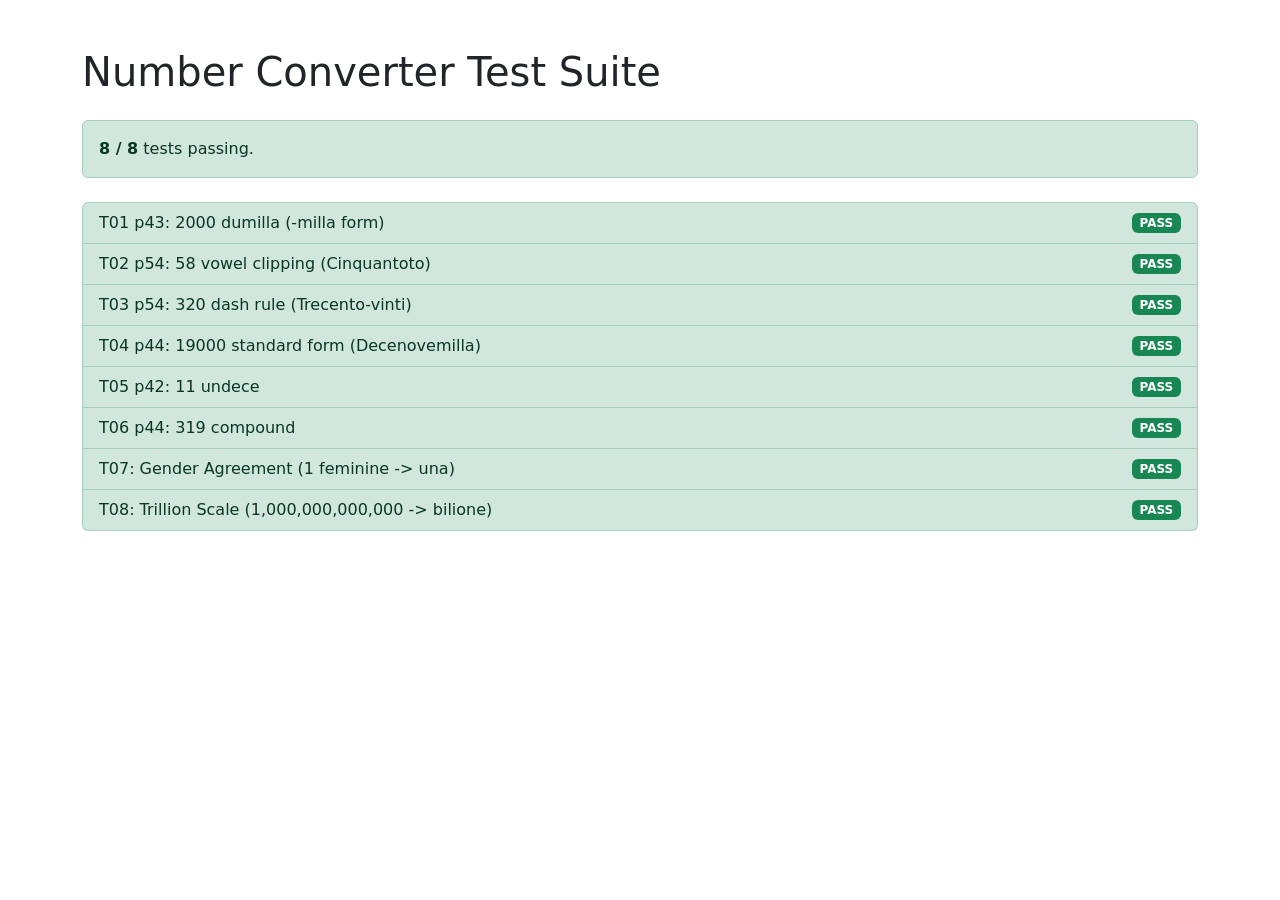
<file: tests/tests.html>
<!DOCTYPE html>
<html lang="en">
  <head>
    <meta charset="UTF-8" />
    <meta name="viewport" content="width=device-width, initial-scale=1.0" />
    <title>Parlar Ioniano - Number Converter Tests</title>
    <!-- Pinned Bootstrap CSS CDN with Integrity Hash -->
    <link
      href="https://cdn.jsdelivr.net/npm/bootstrap@5.3.3/dist/css/bootstrap.min.css"
      rel="stylesheet"
      integrity="sha384-QWTKZyjpPEjISv5WaRU9OFeRpok6YctnYmDr5pNlyT2bRjXh0JMhjY6hW+ALEwIH"
      crossorigin="anonymous"
    />
  </head>
  <body class="container my-5">
    <h1 class="mb-4">Number Converter Test Suite</h1>
    <div id="test-results" class="mb-4"></div>
    <ul id="test-list" class="list-group"></ul>

    <!-- Embedded test script to guarantee execution inside iframe and avoid CORS/module blocks -->
    <script type="module">
      import { numberToIonian } from "../js/numbers.js";

      const tests = [
        {
          name: "T01 p43: 2000 dumilla (-milla form)",
          test: () => numberToIonian(2000) === "dumilla",
        },
        {
          name: "T02 p54: 58 vowel clipping (Cinquantoto)",
          test: () => numberToIonian(58) === "cinquantoto",
        },
        {
          name: "T03 p54: 320 dash rule (Trecento-vinti)",
          test: () => numberToIonian(320) === "trecento-vinti",
        },
        {
          name: "T04 p44: 19000 standard form (Decenovemilla)",
          test: () => numberToIonian(19000) === "decenovemilla",
        },
        {
          name: "T05 p42: 11 undece",
          test: () => numberToIonian(11) === "undece",
        },
        {
          name: "T06 p44: 319 compound",
          test: () => numberToIonian(319) === "trecentodecenove",
        },
        {
          name: "T07: Gender Agreement (1 feminine -> una)",
          test: () => numberToIonian(1, "fem") === "una",
        },
        {
          name: "T08: Trillion Scale (1,000,000,000,000 -> bilione)",
          test: () => numberToIonian(1000000000000) === "bilione",
        },
      ];

      const listEl = document.getElementById("test-list");
      const resultsEl = document.getElementById("test-results");
      let passedCount = 0;

      tests.forEach((t) => {
        let passed = false;
        try {
          passed = t.test();
        } catch (err) {
          passed = false;
        }

        if (passed) passedCount++;

        const li = document.createElement("li");
        li.className = `list-group-item d-flex justify-content-between align-items-center ${
          passed ? "list-group-item-success" : "list-group-item-danger"
        }`;
        li.innerHTML = `<span>${t.name}</span><span class="badge ${
          passed ? "bg-success" : "bg-danger"
        }">${passed ? "PASS" : "FAIL"}</span>`;
        listEl.appendChild(li);
      });

      resultsEl.innerHTML = `<div class="alert ${
        passedCount === tests.length ? "alert-success" : "alert-danger"
      }"><strong>${passedCount} / ${
        tests.length
      }</strong> tests passing.</div>`;
    </script>
  </body>
</html>
</file>
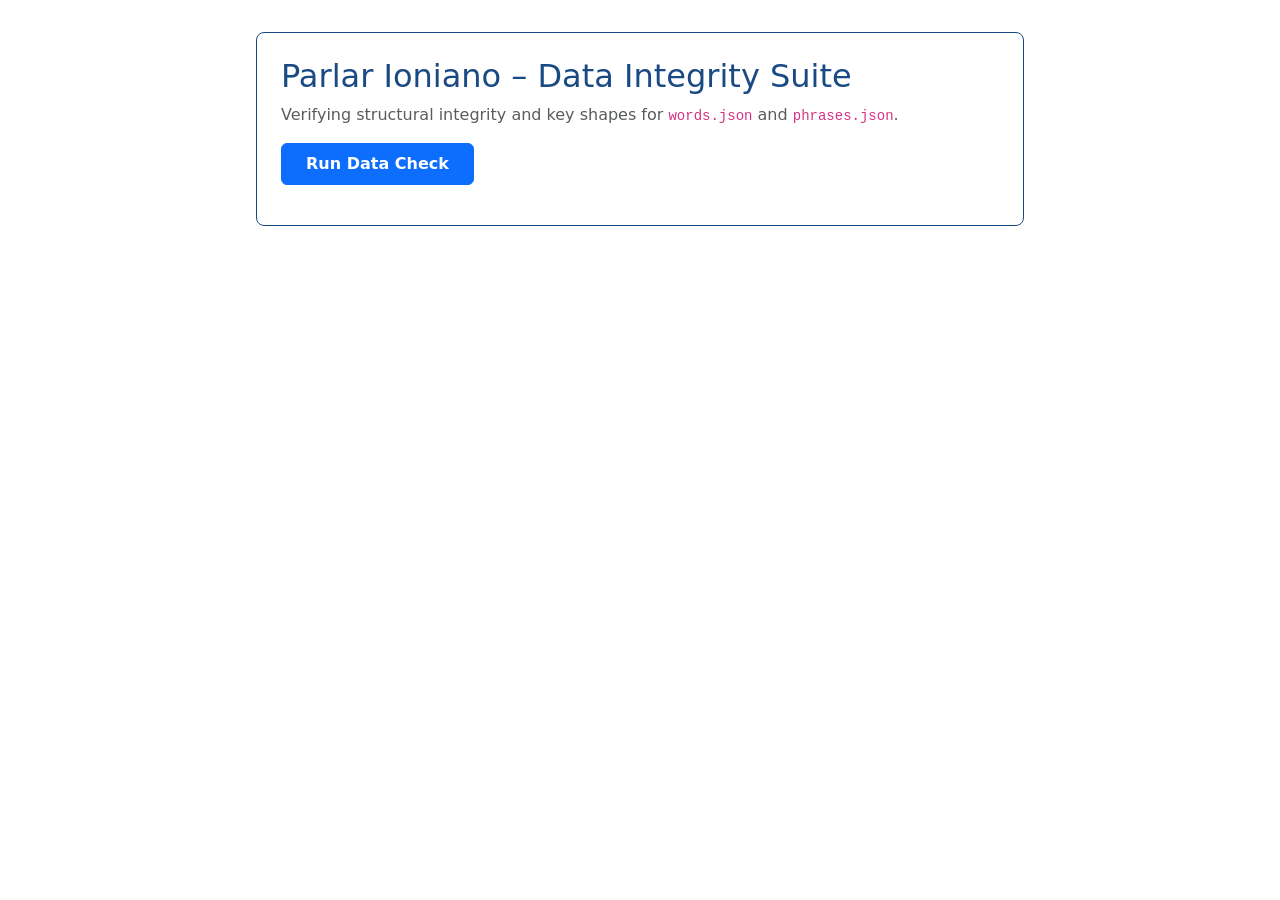
<file: tools/check-data.html>
<!DOCTYPE html>
<html lang="en">
  <head>
    <meta charset="UTF-8" />
    <meta name="viewport" content="width=device-width, initial-scale=1.0" />
    <title>Data Integrity Check – Parlar Ioniano</title>
    <link
      href="https://cdn.jsdelivr.net/npm/bootstrap@5.3.3/dist/css/bootstrap.min.css"
      rel="stylesheet"
      integrity="sha384-QWTKZyjpPEjISv5WaRU9OFeRpok6YctnYmDr5pNlyT2bRjXh0JMhjY6hW+ALEwIH"
      crossorigin="anonymous"
    />
    <style>
      body {
        max-width: 800px;
        margin: 2rem auto;
        padding: 0 1rem;
        font-family: system-ui, sans-serif;
      }
      .check-card {
        border-radius: 8px;
        border: 1px solid #1a4a84;
        padding: 1.5rem;
        margin-bottom: 1.5rem;
      }
      .result-box {
        padding: 1rem;
        border-radius: 6px;
        margin-top: 1rem;
        font-weight: bold;
      }
      .success {
        background-color: #d1e7dd;
        color: #0f5132;
      }
      .error {
        background-color: #f8d7da;
        color: #842029;
      }
    </style>
  </head>
  <body>
    <div class="check-card">
      <h2 style="color: #1a4a84">Parlar Ioniano – Data Integrity Suite</h2>
      <p class="text-muted">
        Verifying structural integrity and key shapes for
        <code>words.json</code> and <code>phrases.json</code>.
      </p>
      <button class="btn btn-primary fw-bold px-4 py-2" id="runCheckBtn">
        Run Data Check
      </button>
      <div id="checkResults" class="mt-3"></div>
    </div>

    <script>
      async function fetchWithFallback(filename) {
        const paths = [
          `../data/${filename}`,
          `data/${filename}`,
          `./${filename}`,
        ];
        for (const path of paths) {
          try {
            const res = await fetch(path);
            if (res.ok) return await res.json();
          } catch (e) {}
        }
        throw new Error(`HTTP 404 loading ${filename}`);
      }

      document
        .getElementById("runCheckBtn")
        .addEventListener("click", async () => {
          const resultsEl = document.getElementById("checkResults");
          resultsEl.innerHTML = `<div class="spinner-border text-primary" role="status"></div> Checking datasets...`;

          let logs = [];
          let hasError = false;

          try {
            const data = await fetchWithFallback("words.json");
            if (!data.words || !Array.isArray(data.words)) {
              throw new Error("words.json missing 'words' array root key.");
            }
            let invalidCount = 0;
            data.words.forEach((item) => {
              if (
                !item.ionian ||
                !item.english ||
                !item.ipa ||
                item.notes === undefined
              ) {
                invalidCount++;
              }
            });
            if (invalidCount > 0) {
              throw new Error(
                `${invalidCount} word entry/entries failed the four-key shape (ionian, english, ipa, notes).`
              );
            }
            logs.push(
              `✅ <strong>words.json</strong>: Loaded successfully (${data.words.length} items verified with four-key shape).`
            );
          } catch (err) {
            hasError = true;
            logs.push(`❌ <strong>words.json Error</strong>: ${err.message}`);
          }

          try {
            const data = await fetchWithFallback("phrases.json");
            if (!data.dialogues || !Array.isArray(data.dialogues)) {
              throw new Error(
                "phrases.json missing 'dialogues' array root key."
              );
            }
            let totalTurns = 0;
            let hasComingLater = false;
            data.dialogues.forEach((d) => {
              if (d.turns && Array.isArray(d.turns))
                totalTurns += d.turns.length;
              if (
                d.status === "coming later" ||
                (d.pages && d.pages === "57-58")
              ) {
                hasComingLater = true;
              }
            });
            if (!hasComingLater) {
              throw new Error(
                "phrases.json missing 'coming later' entry for pages 57-58."
              );
            }
            logs.push(
              `✅ <strong>phrases.json</strong>: Loaded successfully (${data.dialogues.length} sections / ${totalTurns} ordered turns verified, 'coming later' entry present for pages 57–58).`
            );
          } catch (err) {
            hasError = true;
            logs.push(`❌ <strong>phrases.json Error</strong>: ${err.message}`);
          }

          resultsEl.innerHTML = `
          <div class="result-box ${hasError ? "error" : "success"}">
            ${logs.join("<br>")}
          </div>
        `;
        });
    </script>
  </body>
</html>
</file>
<file: css/style.css>
/* Custom theme configurations loaded after Bootstrap */
:root {
  --bs-body-font-family: system-ui, -apple-system, "Segoe UI", Roboto, Helvetica,
    Arial, sans-serif;
}

/* Restore the centered layout container box for desktop */
body {
  max-width: 1920px !important;
  margin: 2rem auto !important;
  padding: 0 1rem !important;
  overflow-x: hidden;
  overflow-y: auto !important;
}

/* Custom Navbar Styling matching Ionian document blue */
.navbar {
  background-color: #1a4a84 !important;
}

/* Ensure navbar brand and links look clean and readable on the blue background */
.navbar .navbar-brand,
.navbar .nav-link {
  color: #ffffff !important;
}

.navbar .nav-link:hover {
  color: #d1e1f0 !important;
}

/* Full height iframe layout for index.html shell */
.iframe-container {
  width: 100%;
  height: calc(100vh - 120px);
  min-height: 600px;
  overflow: hidden;
}

iframe {
  width: 100%;
  height: 100%;
  border: none;
}

/* --- Mobile Responsiveness (Portrait & Landscape Alignment) --- */
@media (max-width: 992px) {
  body {
    padding: 0.25rem 0.25rem 4rem 0.25rem !important;
    margin: 0 auto !important;
    width: 100% !important;
    max-width: 100% !important;
    box-sizing: border-box !important;
    overflow-y: auto !important;
  }

  main,
  .container {
    width: 100% !important;
    max-width: 100% !important;
    margin-left: 0 !important;
    margin-right: 0 !important;
    padding-left: 0.25rem !important;
    padding-right: 0.25rem !important;
  }

  .iframe-container {
    width: 100% !important;
    height: calc(100vh - 85px) !important;
    overflow-y: auto !important;
    -webkit-overflow-scrolling: touch;
  }

  #page-header {
    padding-left: 0 !important;
    padding-right: 0 !important;
    margin-left: 0 !important;
    margin-right: 0 !important;
    width: 100% !important;
  }

  .accordion,
  .accordion-item,
  .table-responsive {
    width: 100% !important;
    max-width: 100% !important;
    margin-left: 0 !important;
    margin-right: 0 !important;
    box-sizing: border-box !important;
  }

  table {
    table-layout: fixed !important;
    width: 100% !important;
    max-width: 100% !important;
  }

  th,
  td {
    white-space: normal !important;
    word-wrap: break-word !important;
    word-break: break-word !important;
    padding: 0.4rem 0.3rem !important;
  }

  .dropdown-menu {
    max-width: 85vw;
  }
}

@media (max-width: 992px) and (orientation: landscape) {
  body {
    padding: 0.15rem 0.25rem 3rem 0.25rem !important;
  }

  .iframe-container {
    height: calc(100vh - 65px) !important;
  }

  header.mb-4,
  header.mb-3 {
    margin-bottom: 0.5rem !important;
  }
}
</file>
